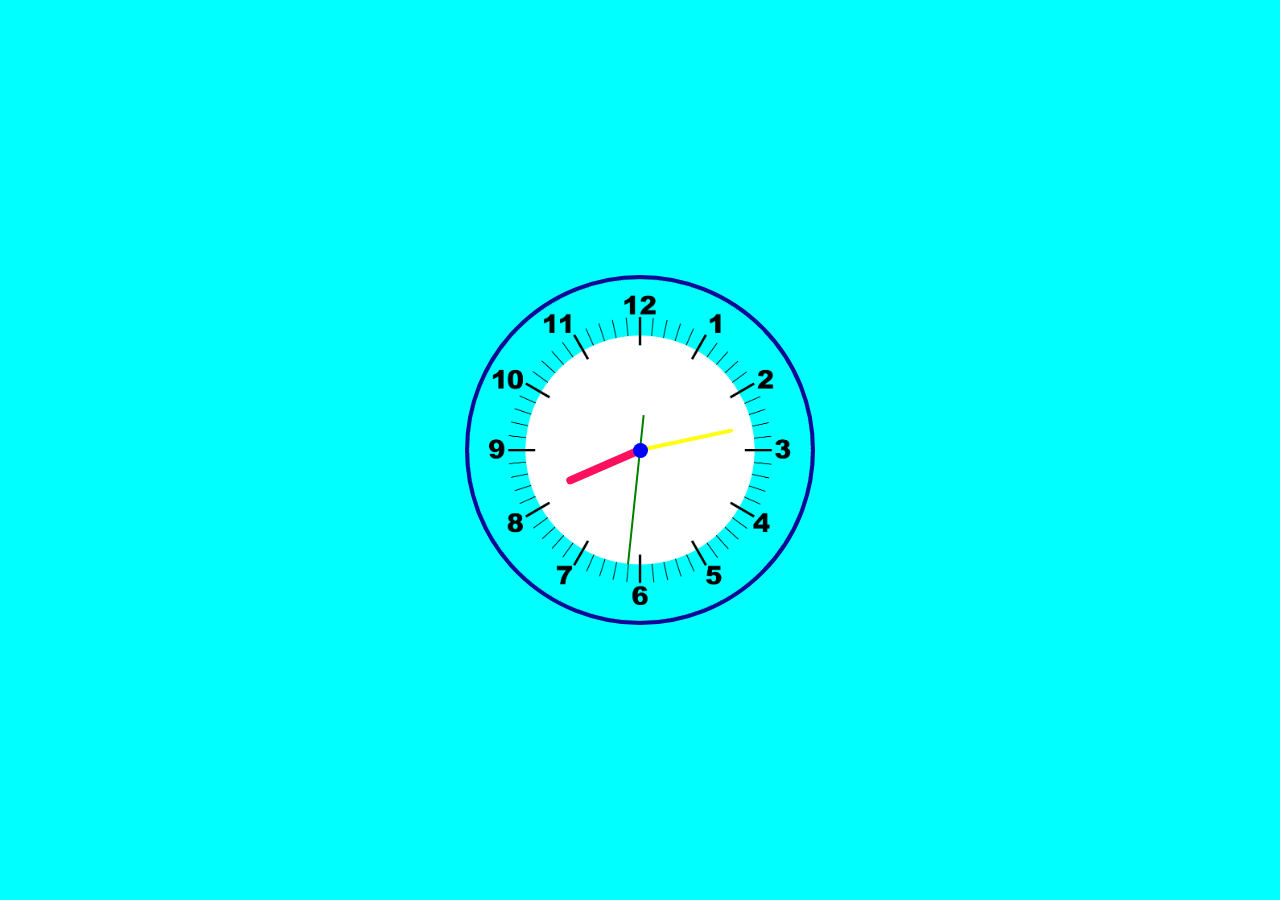
<file: JS/index.html>
<!DOCTYPE html>
<html>
    <head>
        <title> JS Clock</title>
        <link rel="stylesheet" href="style.css">
        <meta charset="utf-8">
    </head>
    <body>
        <div class="clock">
            <div class="hour">
                <div class="hr" id="hr"></div>
            </div>

            <div class="min">
                <div class="mn" id="mn"></div>
            </div>

            <div class="sec">
                <div class="sc" id="sc"></div>
            </div>
        </div>
        <script type="text/javascript">
            const deg =6;
            const hr = document.querySelector('#hr');
            const mn = document.querySelector('#mn');
            const sc = document.querySelector('#sc');

            setInterval(()=> {
            let day = new Date();
            let hh = day.getHours() * 30;
            let mm = day.getMinutes() * deg;
            let ss = day.getSeconds() * deg;

            hr.style.transform = `rotateZ(${(hh)+(mm/12)}deg)`;
            mn.style.transform = `rotateZ(${mm}deg)`;
            sc.style.transform = `rotateZ(${ss}deg)`;
            
            })


        </script>
    </body>
</html>
</file>
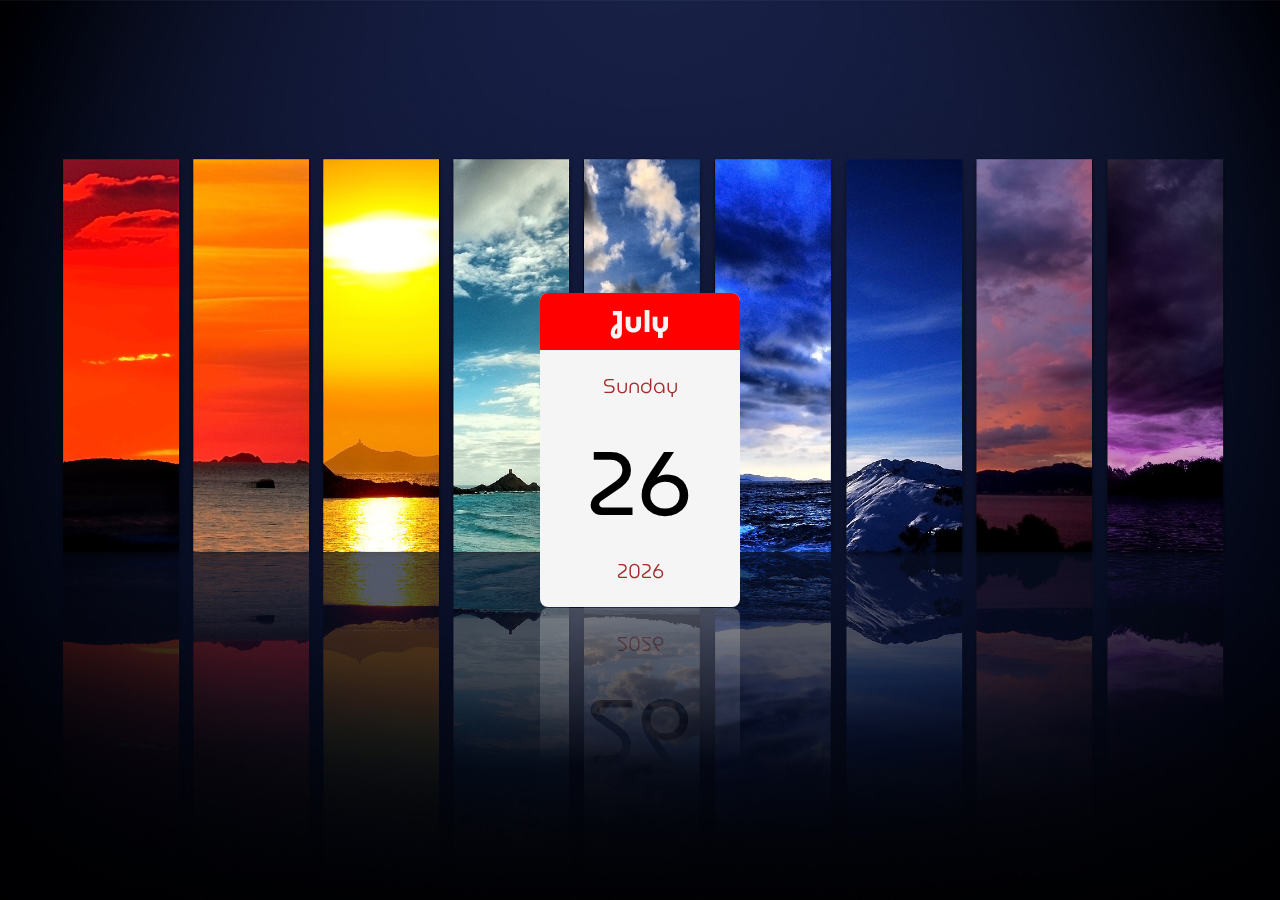
<file: JS/calendar/index.html>
<!DOCTYPE html>
<html>
    <head>
        <meta charset="utf-8">
        <title>Mini Calendar</title>
        <link rel="stylesheet" href="style.css">
    </head>

    <body>
        <div class="calendar">
            <p id="monthName"></p>
            <p id="dayName"></p>
            <p id="dayNumber"></p>
            <p id="year"></p>
        </div>

        <script>
            const lang = navigator.language;
            let date = new Date();

            let dayNumber = date.getDate();
            let month = date.getMonth();
            let year = date.getFullYear();

            let dayName = date.toLocaleString(lang,{weekday: 'long'});
            let monthName = date.toLocaleString(lang,{month: 'long'});

            document.getElementById('monthName').innerHTML = monthName;
            document.getElementById('dayNumber').innerHTML = dayNumber;
            document.getElementById('dayName').innerHTML = dayName;
            document.getElementById('year').innerHTML = year;

        </script>
    </body>
</html>
</file>
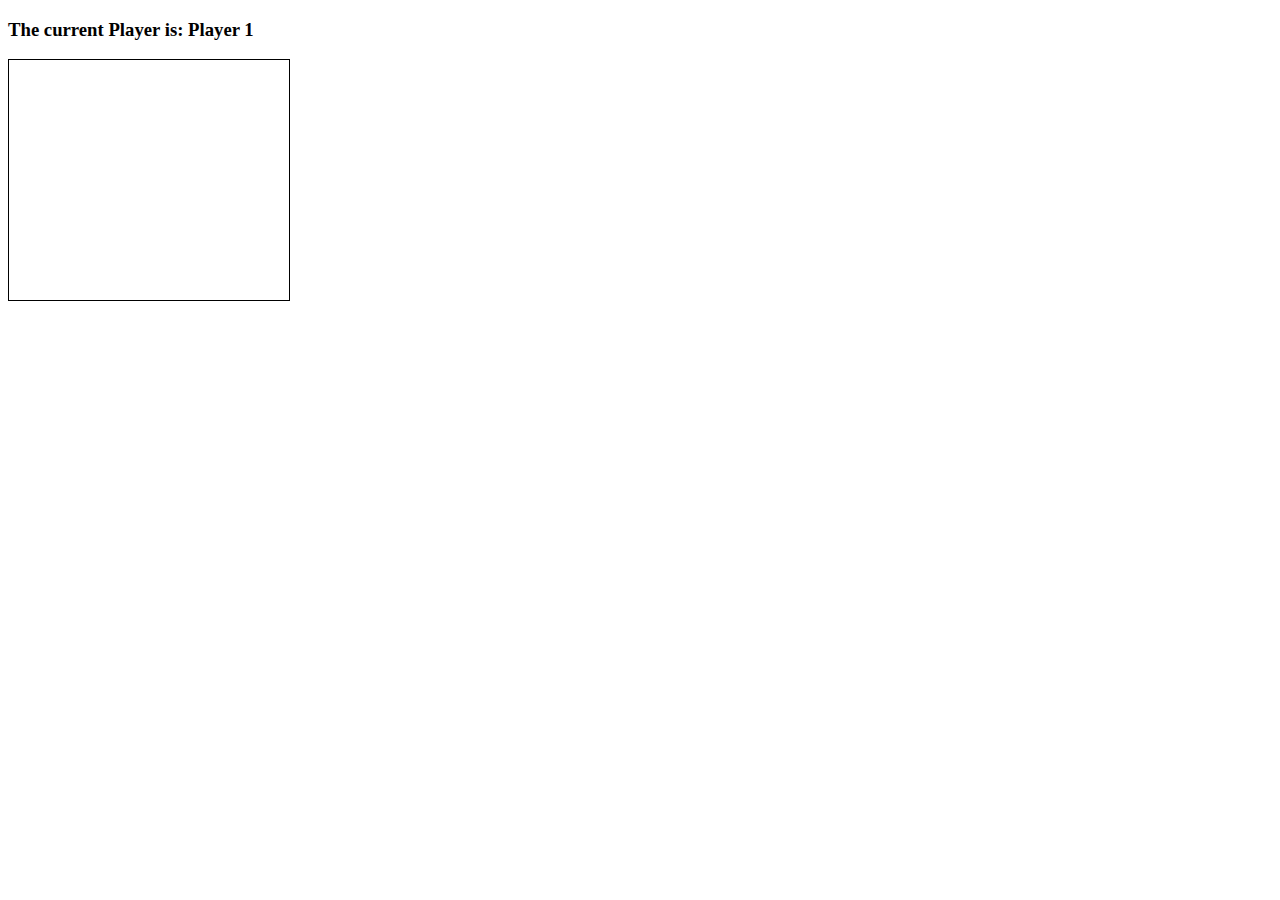
<file: JS/connect-four/index.html>
<!DOCTYPE html>
<html lang="en" dir="ltr">
  <head>
    <meta charset="utf-8">
    <title>Connect Four</title>
    <link rel="stylesheet" href="style.css">
    <script src="app.js" charset="utf-8"></script>
  </head>
  <body>

    <h3> 
        The current Player is: Player <span id="current-player">1</span>
    </h3>
    <h3 id="result"></h3>

    <div class="grid">
        <div></div>
        <div></div>
        <div></div>
        <div></div>
        <div></div>
        <div></div>
        <div></div>
        <div></div>
        <div></div>
        <div></div>
        <div></div>
        <div></div>
        <div></div>
        <div></div>
        <div></div>
        <div></div>
        <div></div>
        <div></div>
        <div></div>
        <div></div>
        <div></div>
        <div></div>
        <div></div>
        <div></div>
        <div></div>
        <div></div>
        <div></div>
        <div></div>
        <div></div>
        <div></div>
        <div></div>
        <div></div>
        <div></div>
        <div></div>
        <div></div>
        <div></div>
        <div></div>
        <div></div>
        <div></div>
        <div></div> 
        <div></div>
        <div></div>
        <div class=taken></div>
        <div class=taken></div>
        <div class=taken></div>
        <div class=taken></div>
        <div class=taken></div>
        <div class=taken></div> 
        <div class=taken></div>
    </div>
    
  </body>
</html>
</file>
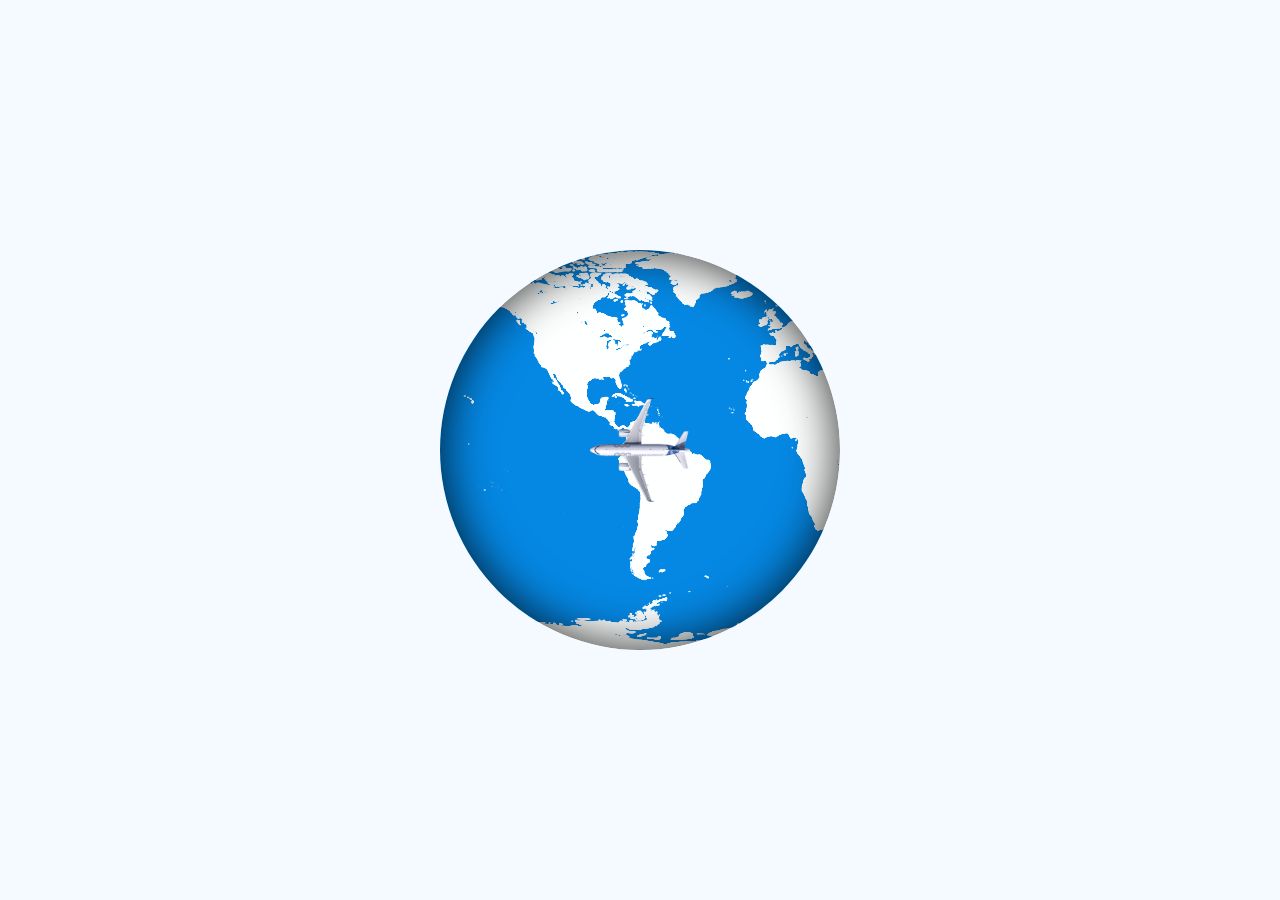
<file: JS/earth/index.html>
<!DOCTYPE html>
<html>
    <head>
        <title>Earth Animation</title>
        <link rel="stylesheet" type="text/css" href="style.css">
    </head>
        <div class="earth">
            <img src="plane.png">
        </div>
    <body>

    </body>
</html>
</file>
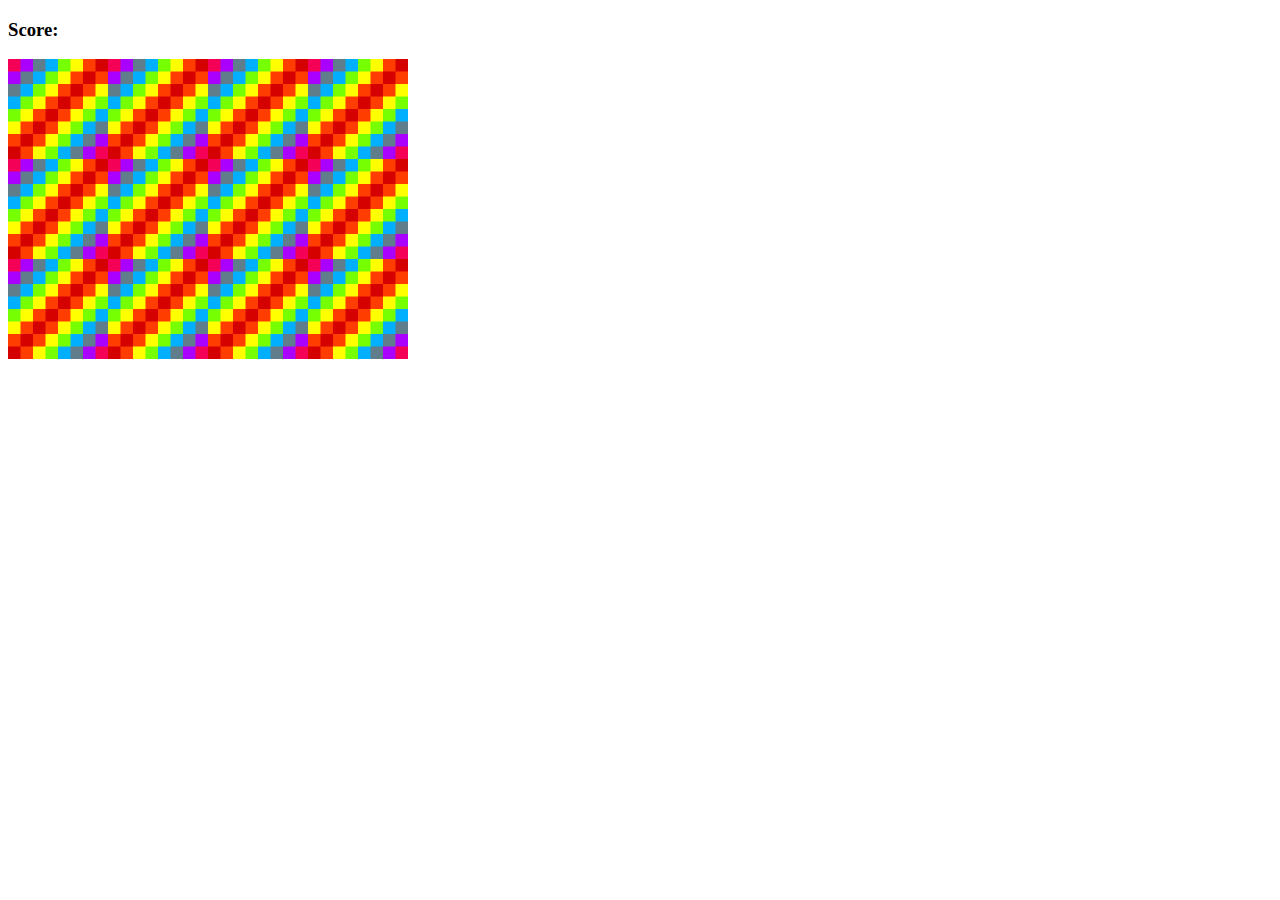
<file: JS/Memory Game/index.html>
<!DOCTYPE html>
<html>
    <head>
        <meta charset="UTF-8">
        <title>Memory Game</title>
        <link rel="stylesheet" href="style.css">
        <script src="app.js" charset="utf-8"></script>
    </head>

    <body>
        <h3>Score: <span id="result"></span></h3>

        <div class="grid">
            
        </div>
    </body>
</html>
</file>
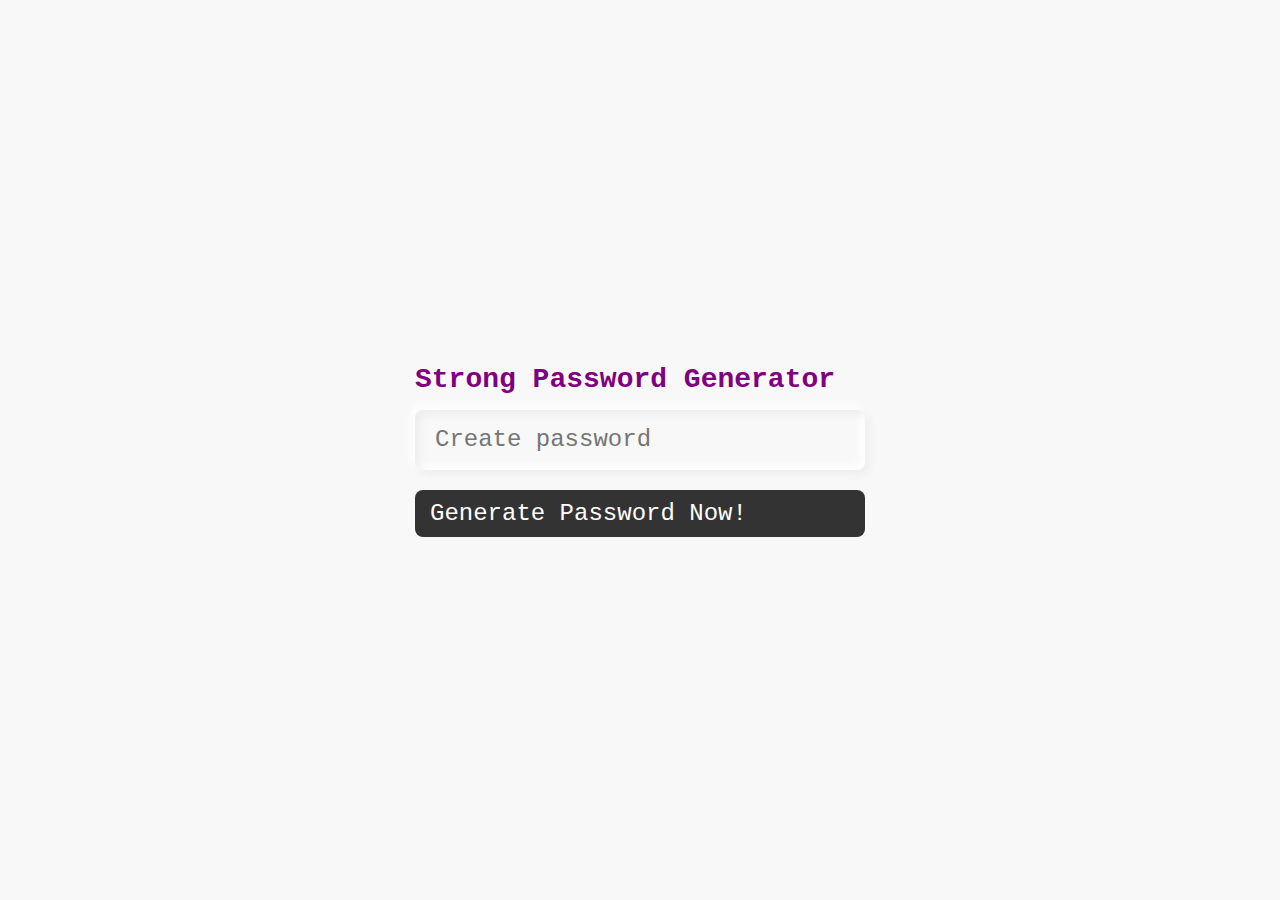
<file: JS/Password Generator/index.html>
<!DOCTYPE html>
<html>
    <head>
        <title> Strong Password Generator</title>
        <link rel="stylesheet" type="text/css" href="style.css">
    </head>
    <body>
        <div class="inputBox">
           <h2>Strong Password Generator</h2> 
           <input type="text" name="" placeholder="Create password" id="password">
           <div id="btn" onclick="getPassword();"> Generate Password Now!</div>
        </div>
        <script type="text/javascript">
            function getPassword(){

                var chars = "ABCDEFGHIJLMNOPQRSTUVWXYZabcdefghijklmnopqrstuvwxyz1234567890!@#$%";
                var password_length = 16;
                var password = "";

                for(var i=0;i<password_length;i++){
                    var randomNumber = Math.floor(Math.random() * chars.length );
                    password+= chars.substring(randomNumber,randomNumber+1);
                }
                document.getElementById("password").value = password;
            }
        </script>
    </body>
</html>
</file>
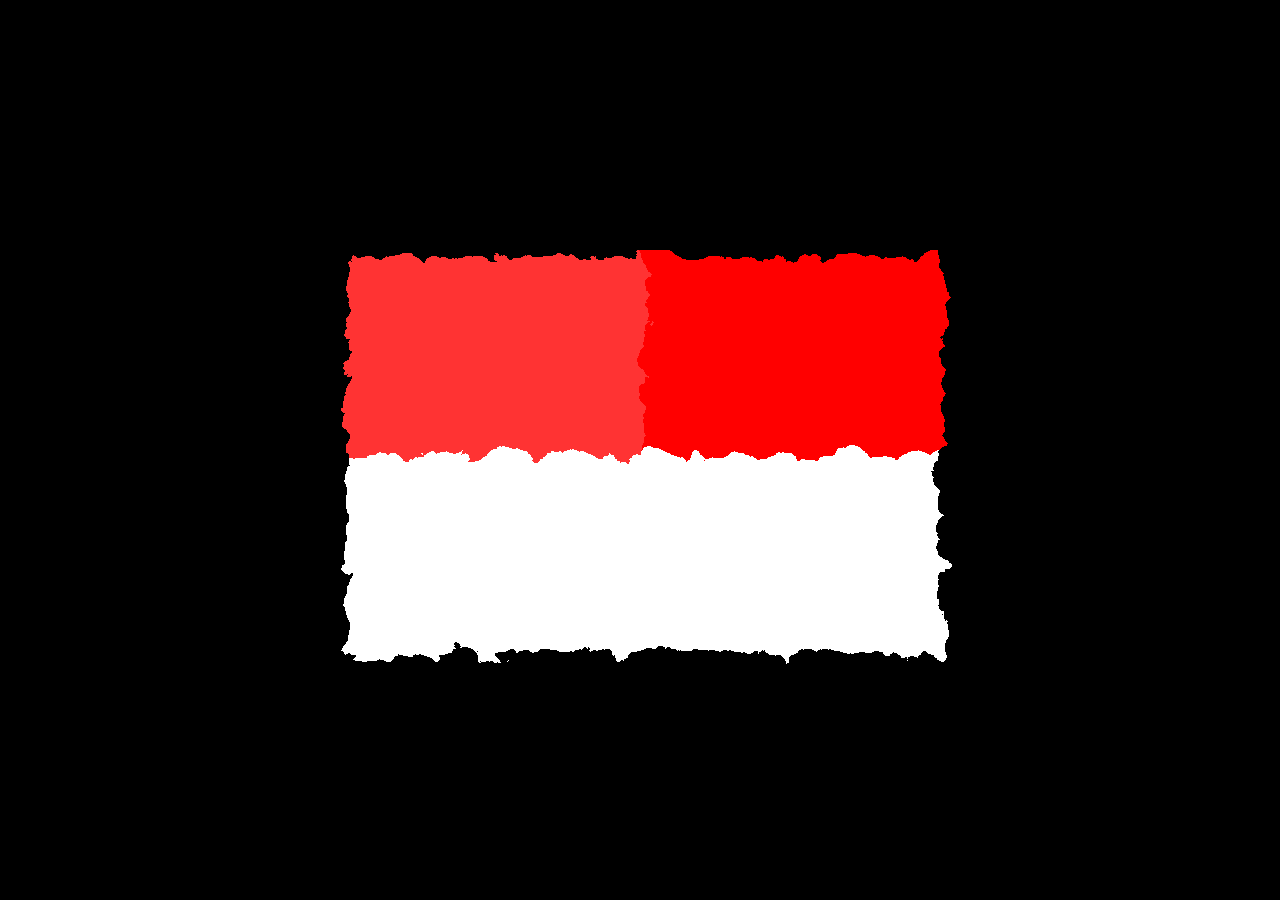
<file: JS/waving_flag/index.html>
<!DOCTYPE html>
<html>
    <head>
        <title>Dirgahayu Republik Indonesia</title>
        <link rel="stylesheet" type="text/css" href="style.css">
    </head>

    <body>
        <div class="flag">
            
        </div>

        <svg>
            <filter id="wavy">
                <feTurbulence x="0" y="0" baseFrequncy="0.01" numOctaves="5" seed="2">
                    <animate attributeName="baseFrequency" dur="60s" values="0.02;0.05;0.02" repeatCount="indefinite">

                    </animate>
                </feTurbulence>
                <feDisplacementMap in="SourceGraphic" scale=30>

                </feDisplacementMap>
            </filter>
        </svg>
    </body>
</html>
</file>
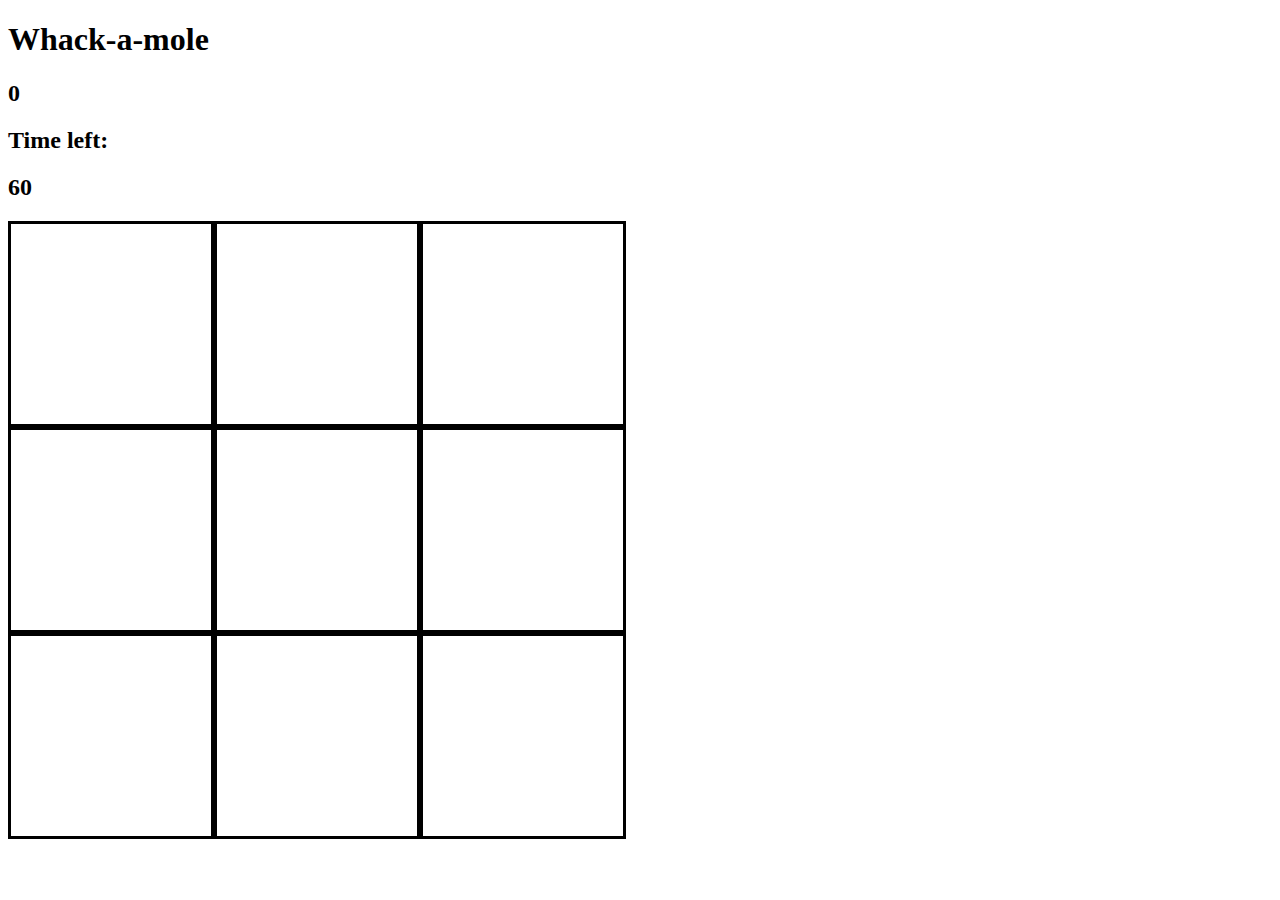
<file: JS/Whack-a-mole/index.html>
<!DOCTYPE html>
<html>
    <head>
        <title>Whack-a-mole</title>
        <link rel="stylesheet" href="style.css">

    </head>
    <body>
        <h1>Whack-a-mole</h1>
        <h2 id="score">0</h2>

        <h2>Time left: </h2>
        <h2 id="time-left">60</h2>

        <div class="grid">
            <div class="square" id="1"></div>
            <div class="square" id="2"></div>
            <div class="square" id="3"></div>
            <div class="square" id="4"></div>
            <div class="square" id="5"></div>
            <div class="square" id="6"></div>
            <div class="square" id="7"></div>
            <div class="square" id="8"></div>
            <div class="square" id="9"></div>
        </div>
    </body>
    <script src="app.js" charset="utf-8"></script>
</html>
</file>
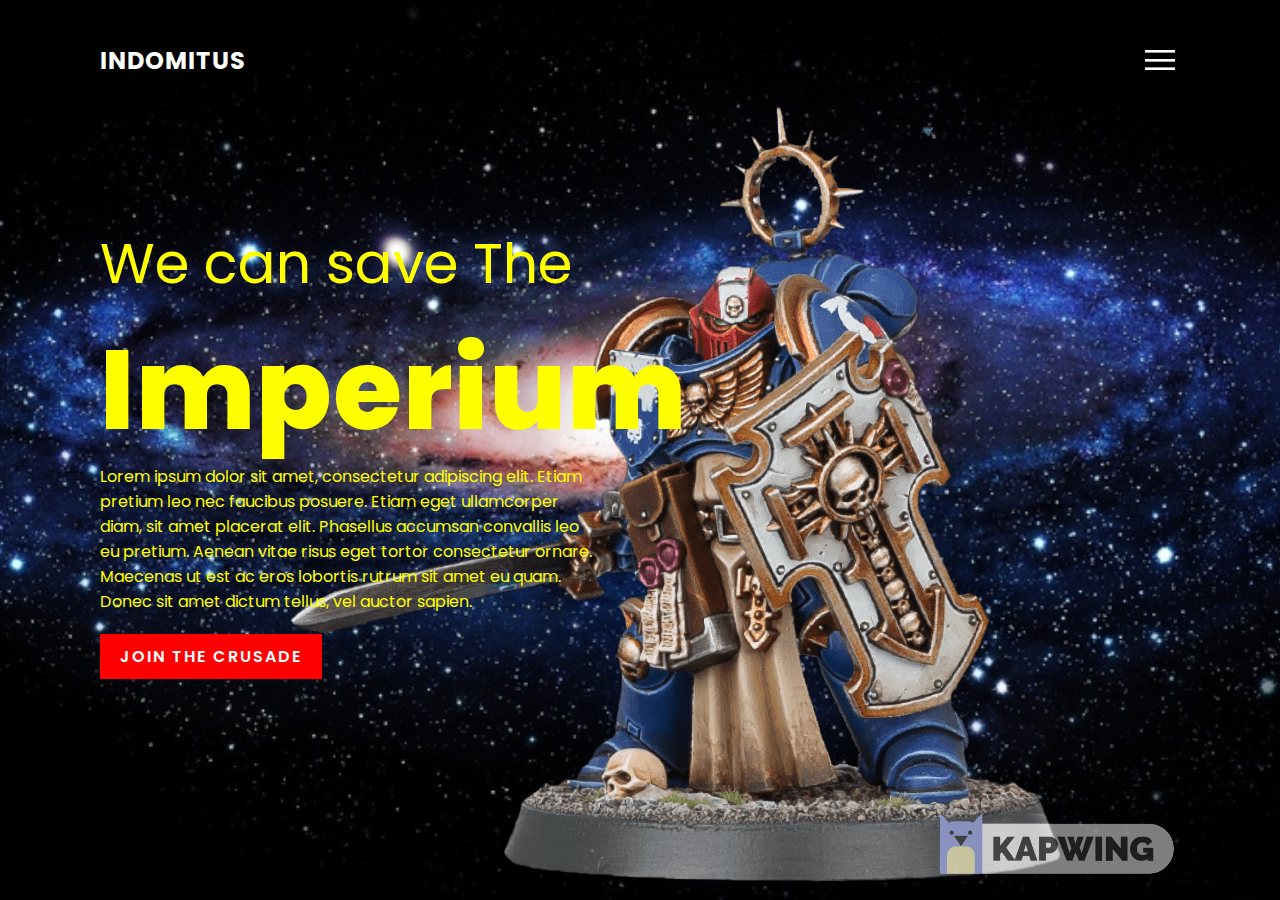
<file: portofolio web/portofolio-1/index.html>
<!DOCTYPE html>
<html>
    <head>
        <title>Save World | Landing Page Design</title>
        <link rel="stylesheet" type="text/css" href="style.css">
    </head>
    <body>
        <section>
            <header>
                <a href="#" class="logo">Indomitus</a>
                <div class="toggle"></div>
            </header>
            <img src="images/bg.jpg" class="bg"> 
            <img src="images/Primaris-Bladeguard-Veteran.png" class="bladeguard">
            <div class="content">
                <h2>We can save The<br><span>Imperium</span></h2>
                <p>
                    Lorem ipsum dolor sit amet, consectetur adipiscing elit. Etiam pretium leo nec faucibus posuere. 
                    Etiam eget ullamcorper diam, sit amet placerat elit. Phasellus accumsan convallis leo eu pretium. 
                    Aenean vitae risus eget tortor consectetur ornare. Maecenas ut est ac eros lobortis rutrum sit amet eu quam. 
                    Donec sit amet dictum tellus, vel auctor sapien.
                </p>
                <a href="#">Join the Crusade</a>

            </div>
        </section>
    </body>
</html>
</file>
<file: JS/style.css>
*
{
    margin: 0;
    padding: 0;
    box-sizing: border-box;
}

body
{
   display: flex;
   justify-content: center;
   align-items: center;
   min-height: 100vh;
   background: 	#00FFFF; 
}

.clock
{
    width: 350px;
    height: 350px;
    display: flex;
    justify-content: center;
    align-items: center;
    background: url(clock.png);
    background-size: cover;
    border: 4px solid #100997;
    border-radius: 50%;
    box-shadow: 0 -15px 15 px rgba(255, 255, 255, 0.05),
                inset 0 -15px 15 px rgba(255, 255, 255, 0.05),
                0 15px 15 px rgba(0, 0, 0, 0.03),
                inset 0 15px 15 px rgba(0, 0, 0, 0.03);
}

.clock:before
{
    content: '';
    position: absolute;
    width: 15px;
    height: 15px;
    background: #00F;
    border-radius: 50%;
    z-index: 10000;
}

.clock .hour,
.clock .min,
.clock .sec
{
    position: absolute;
}

.clock .hour, .hr
{
    width: 160px;
    height: 160px;
}

.clock .min, .mn
{
    width: 190px;
    height: 190px;
}

.clock .sec, .sc
{
    width: 230px;
    height: 230px;
}
.hr, .mn, .sc
{
    display: flex;
    justify-content: center;
    /*align-items: center;*/
    border-radius: 50%;
}

.hr:before
{
    content: '';
    position: absolute;
    width: 8px;
    height: 80px;
    background: #ff105e;
    border-radius: 6px 6px 0 0;
    z-index: 10;
}

.mn:before
{
    content: '';
    position: absolute;
    width: 4px;
    height: 90px;
    background: #ff1;
    border-radius: 6px 6px 0 0;
    z-index: 11;
}

.sc:before
{
    content: '';
    position: absolute;
    width: 2px;
    height: 150px;
    background: #008000;
    border-radius: 6px 6px 0 0;
    z-index: 12;
}
</file>
<file: JS/calendar/style.css>
@import url('https://fonts.googleapis.com/css2?family=MuseoModerno&display=swap');

*
{
    margin: 0;
    padding: 0;
    box-sizing: border-box;
    font-family: 'MuseoModerno', cursive;
}

body
{
    display: flex;
    justify-content: center;
    align-items: center;
    min-height: 100vh;
    background:url(bg.jpg);
    background-position: center;
    background-size: cover;
}

.calendar
{
    position: relative;
    background: whitesmoke;
    text-align: center;
    width: 200px;
    border-radius: 8px;
    overflow: hidden;
    -webkit-box-reflect: below 1px linear-gradient(
        transparent,transparent,#0004
    );

}

.calendar #monthName
{
    position: relative;
    background: red;
    color: whitesmoke;
    font-size: 30px;
    font-weight: 700;
    padding: 5px 10px;
}

.calendar #dayName
{
    margin-top: 20px;
    margin-bottom: 10px;
    font-size: 20px;
    font-weight: 300;
    color: brown;
}

.calendar #dayNumber
{
    font-size: 90px;
    font-weight: 1500;
    color: black;
}

.calendar #year
{
    margin-bottom: 20px;
    font-weight: 300;
    font-size: 20px;
    color: brown;
}
</file>
<file: JS/connect-four/style.css>
.grid {
    border: 1px solid;
    display: flex;
    flex-wrap: wrap;
    height: 240px;
    width: 280px;
}

.grid div {
    height: 40px;
    width: 40px;
}
.player-one{
    background-color: red;
    border-radius: 20px;
}

.player-two{
    background-color: blue;
    border-radius: 20px;
}
</file>
<file: JS/earth/style.css>
*
{
    margin: 0;
    padding: 0;
}

body
{
    display: flex;
    justify-content: center;
    align-items: center;
    min-height: 100vh;
    background: #f4faff;
    overflow: hidden;
}

.earth
{
    position: relative;
    width: 400px;
    height: 400px;
    background: #0588e4 url('earth.png');
    background-size: cover;
    border-radius: 50%;
    box-shadow: inset 0 0 50px rgba(0,0,0,0.85);
    display: flex;
    justify-content: center;
    align-items: center;
    transition: 0,5s;
    animation: animate 12s linear infinite;

}

.earth img
{
    max-width: 25%;
    height: auto;
}

@keyframes animate
{
    0%
    {
        background-position: 0 0;
    }

    100%
    {
        background-position: 719px 0;
    }
    
}
</file>
<file: JS/Memory Game/style.css>
.grid
{
    display: flex;
    flex-wrap: wrap;
    height: 300px;
    width: 400px;
}
</file>
<file: JS/Password Generator/style.css>
*
{
    margin: 0;
    padding: 0;
    font-family: 'Courier New', Courier, monospace;
    user-select: none;
}

body
{
    display: flex;
    justify-content: center;
    align-items: center;
    min-height: 100vh;
    background: #f8f8f8;
}

.inputBox
{
    position: relative;
    width: 450px;
}
.inputBox h2
{
    font-size: 28px;
    color: purple;
}
.inputBox input
{
    position: relative;
    width: 100%;
    height: 60px;
    border: none;
    margin: 15px 0 20px;
    background: transparent;
    outline: none;
    padding: 0 20px;
    font-size: 24px;
    letter-spacing: 4px;
    box-sizing: border-box;
    border-radius: 8px;
    color: #333;
    box-shadow: -4px -4px 10px rgba(255, 255, 255, 1),
                inset 4px 4px 10px rgba(0, 0, 0, 0.05),
                inset -4px -4px 10px rgba(255, 255, 255, 1),
                4px 4px 10px rgba(0, 0, 0, 0.05);
}

.inputBox input::placeholder
{
    letter-spacing: 0px;
}

.inputBox #btn
{
    position: relative;
    cursor: pointer;
    color: #fff;
    background: #333;
    font-size: 24px;
    display: inline-box;
    padding: 10px 15px;
    border-radius: 8px;
}

.inputBox #btn:active
{
    background: blue;
}
</file>
<file: JS/waving_flag/style.css>
*

{
    padding: 0;
    margin: 0;
    box-sizing: border-box;
}

body
{
    display: flex;
    justify-content: center;
    align-items: center;
    min-height: 100vh;
    background: #000000;
}

.flag
{
    position: relative;
    width: 600px;
    height: 400px;
}

.flag::before
{
    content: '';
    position: absolute;
    width: 100%;
    height: 100%;
    background: white;
    border-top: 200px solid red;
    box-sizing: border-box;
    filter: url(#wavy);
}
.flag::after
{
    content: '';
    position: absolute;
    width: 50%;
    height: 100%;
    background: rgba(255, 255, 255, 0.2);
    filter: url(#wavy);
}

svg
{
    width: 0;
    height: 0;
}
</file>
<file: JS/Whack-a-mole/style.css>
.square
{
    width: 200px;
    height: 200px;
    border-style: solid;
    border-color: black;
}

.grid
{
    display: flex;
    flex-flow: row wrap;
    width: 618px;
    height: 618px;
    justify-content: center;
    align-content: center;
}

.mole
{
    background-size: cover;
    background-image: url('Malal_chaos.jpg');
}
</file>
<file: portofolio web/portofolio-1/style.css>
@import url('https://fonts.googleapis.com/css2?family=Poppins:ital,wght@0,200;0,300;0,400;0,500;0,600;0,700;0,800;1,900&display=swap');

*
{
    margin: 0;
    padding: 0;
    box-sizing: border-box;
    font-family: 'Poppins', sans-serif;
}

body
{
    background: black;
}

section
{
    position: absolute;
    height: 100%;
    width: 100%;
    overflow: hidden;
    display: flex;
    justify-content: flex-start;
    align-items: center;
    padding: 100px;
}

section header
{
    position: absolute;
    top: 0;
    left: 0;
    width: 100%;
    padding: 40px 100px;
    display: flex;
    justify-content: space-between;
    align-items: center;
    z-index: 10;
}

section header .logo
{
    position: relative;
    font-size: 1.5em;
    color: #fff;
    font-weight: 700;
    text-transform: uppercase;
    text-decoration: none;
    letter-spacing: 1px;
}

section header .toggle
{
    position: relative;
    width: 40px;
    height: 40px;
    background: url(images/menu.png);
    background-size: 30px;
    background-repeat: no-repeat;
    background-position: center;
    cursor: pointer;
}

.bg
{
    position: absolute;
    bottom: 0;
    left: 0;
    width: 100%;
    height: 100%;
    object-fit: cover;
    background-position: center;
}

.bladeguard
{
    position: absolute;
    bottom: 0;
    right: 80px;
    max-height: 100%;
}

.content
{
    position: relative;
    z-index: 10;
    max-width: 500px;
}

.content h2
{
    font-size: 3.5em;
    color: yellow;
    font-weight: 400;
    line-height: 23m;
}

.content h2 span
{
    font-size: 2em;
    font-weight: 800;
    letter-spacing: 1px;
}

.content p
{
    color: yellow;
    margin-top: -10px;
}

.content a
{
    display: inline-block;
    padding: 10px 20px;
    background: red;
    color: #fff;
    text-decoration: none;
    text-transform: uppercase;
    margin-top: 20px;
    font-weight: 600;
    letter-spacing: 2px;
}
</file>
